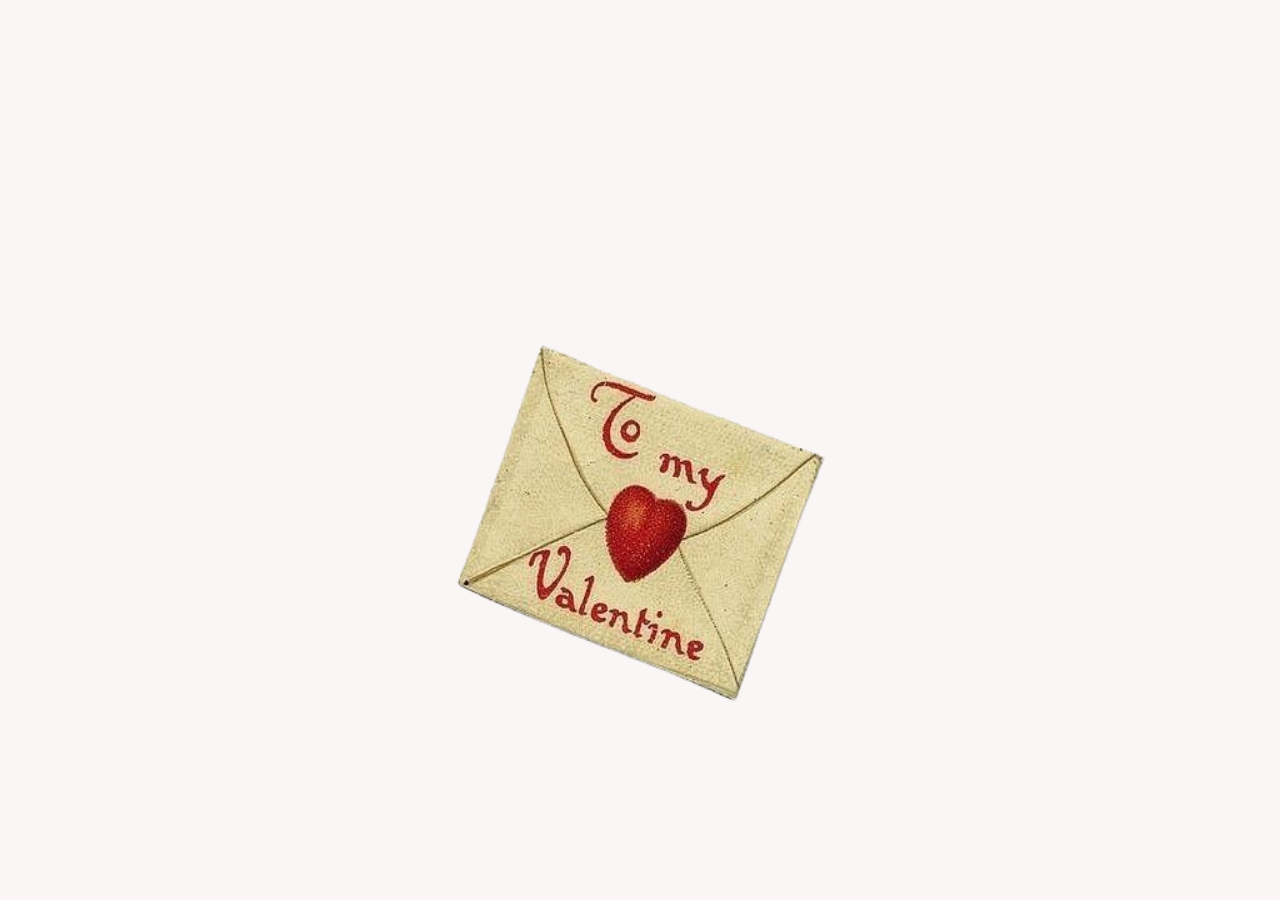
<file: index.html>
<!DOCTYPE html>
<html lang="en">
<head>
    <meta charset="UTF-8">
    <meta name="viewport" content="width=device-width, initial-scale=1.0">
    <title>Valentine Letter</title>
    <link rel="stylesheet" href="styles.css">
</head>
<body>
    <div class="container">
        <img class="letter" src="letter.png" alt="Valentine Letter" onclick="redirectToIndex()">
    </div>

    <script>
        function redirectToIndex() {
            window.location.href = "main.html";
        }
    </script>
</body>
</html>
</file>
<file: styles.css>
@import url('https://fonts.googleapis.com/css?family=Lobster');

body, html{
    margin: 0;
    padding: 0;
    box-sizing: border-box;
    font-family: Arial, sans-serif;
    background-color: rgb(250,246,246);
    height: 100%;
    display: flex;
    justify-content: center;
    align-items: center;
    text-align: center;
}

.container{
    max-width: 1100px;
    width: 100%;
    padding: 20px;
}

.h1 {
    font-family: "Lobster", serif;
    font-weight: 400;
    font-style: normal;
    color: rgb(152,33,33);
    font-size: 40px;
    margin: 0;
    padding: 0;
    position: absolute;
    margin-top: 200px;
    margin-left: 50px;
}

.letter {
    width: 400px;
    height: 400px;
    margin: 0 auto;
    margin-top: 150px;
    display: block;
    max-width: 100%;
    cursor: pointer;
}

.letter:hover{
    width: 500px;
    height: 500px;
    transition: .3s ease;
    transition: .3s ease-in-out;
}

.hearts{
    width: 300px;
    height: 300px;
    position: absolute;
    margin-top: -490px;
    margin-left: -440px;

}

.letter-open {
    width: 600px;
    height: 600px;
    margin: 0 auto;
    display:block;
    max-width: 100%;
    cursor: pointer;
}

.ask {
    font-size: 35px;
    font-family: "Lobster", serif;
    color: rgb(152,33,33);
    position: absolute;
    top: 34%;
    left: 42%;
    transform: translate(-50%, -50%);
    rotate: -10deg;
}


.button {
    position: absolute;
    margin-top: -310px;
    margin-left: 70px;
    background: #ffffffbc;
    border: none;
    padding: 10px;
    border-radius: 30px ;
    font-family: "Lobster", serif;
    font-weight: 400;
    font-style: normal;
    font-size: 20px;
    rotate: -10deg;
    z-index: 5;
    cursor: pointer;
}


.button.hidden {
    visibility: hidden;
}

.button-stop{
    position: absolute;
    margin-top: -310px;
    margin-left: 70px;
    background: #ffffffbc;
    border: none;
    padding: 10px;
    border-radius: 30px ;
    font-family: "Lobster", serif;
    font-weight: 400;
    font-style: normal;
    font-size: 20px;
    rotate: -10deg;
    z-index: 5;
    cursor: pointer;
    visibility: hidden;
}

.vinyl {
    position: absolute;
    height: 200px;
    width: 140px;
    top: 38%;
    left: 57%;
    transform: translate(-50%, -50%);
    transform-origin: center; /* Ensure it rotates around its center */
}

/* Add spin animation but only when 'spin' class is applied */
.vinyl.spin {
    animation: spin 3s linear infinite;
}

@keyframes spin {
    0% {
        transform: translate(-50%, -50%) rotate(0deg);
    }
    100% {
        transform: translate(-50%, -50%) rotate(360deg);
    }
}
</file>
